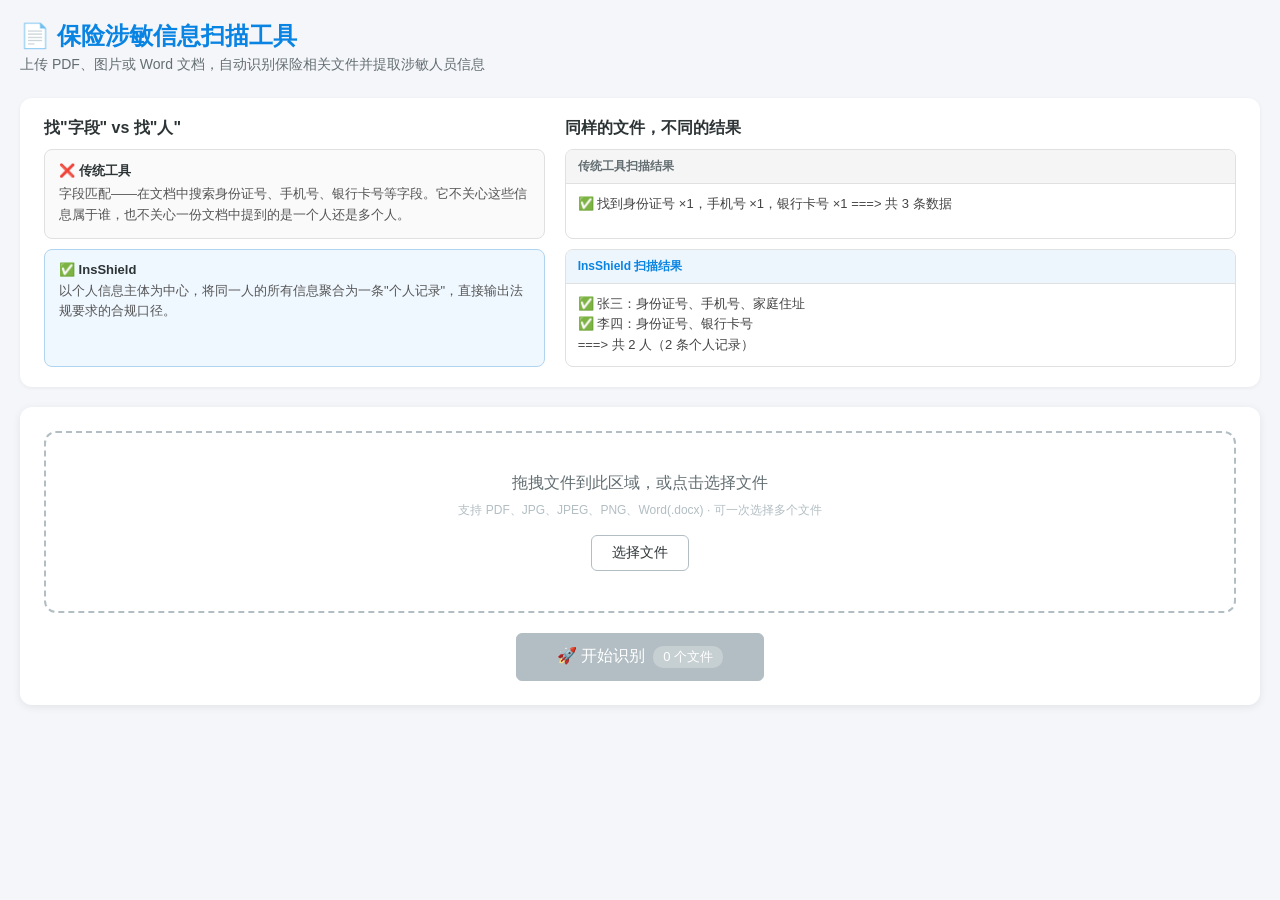
<file: static/index.html>
<!DOCTYPE html>
<html lang="zh-CN">
<head>
<meta charset="UTF-8">
<meta name="viewport" content="width=device-width, initial-scale=1.0">
<title>保险涉敏信息扫描工具</title>
<link rel="stylesheet" href="/static/style.css">
</head>
<body>
<div class="container">
  <header>
    <h1>📄 保险涉敏信息扫描工具</h1>
    <p class="subtitle">上传 PDF、图片或 Word 文档，自动识别保险相关文件并提取涉敏人员信息</p>
  </header>

  <!-- 核心理念：左右对齐 -->
  <section class="concept-section">
    <!-- 标题行 -->
    <div class="c-row">
      <h2 class="c-h2">找"字段" vs 找"人"</h2>
      <h2 class="c-h2">同样的文件，不同的结果</h2>
    </div>
    <!-- 第一行：传统 -->
    <div class="c-row">
      <div class="diff-item diff-old">
        <div class="diff-label">❌ 传统工具</div>
        <div class="diff-desc">字段匹配——在文档中搜索身份证号、手机号、银行卡号等字段。它不关心这些信息属于谁，也不关心一份文档中提到的是一个人还是多个人。</div>
      </div>
      <div class="compare-card compare-card-old">
        <div class="compare-card-title">传统工具扫描结果</div>
        <div class="compare-card-body">✅ 找到身份证号 ×1，手机号 ×1，银行卡号 ×1  ===> 共 3 条数据</div>
      </div>
    </div>
    <!-- 第二行：InsShield -->
    <div class="c-row">
      <div class="diff-item diff-new">
        <div class="diff-label">✅ InsShield</div>
        <div class="diff-desc">以个人信息主体为中心，将同一人的所有信息聚合为一条"个人记录"，直接输出法规要求的合规口径。</div>
      </div>
      <div class="compare-card compare-card-new">
        <div class="compare-card-title">InsShield 扫描结果</div>
        <div class="compare-card-body">
          ✅ 张三：身份证号、手机号、家庭住址<br>
          ✅ 李四：身份证号、银行卡号<br>
          ===> 共 2 人（2 条个人记录）
        </div>
      </div>
    </div>
  </section>

  <!-- 上传区域 -->
  <section class="upload-section">
    <div class="drop-zone" id="dropZone">
      <p class="drop-text">拖拽文件到此区域，或点击选择文件</p>
      <p class="drop-hint">支持 PDF、JPG、JPEG、PNG、Word(.docx) · 可一次选择多个文件</p>
      <input type="file" id="fileInput" multiple accept=".pdf,.jpg,.jpeg,.png,.docx" hidden>
      <button class="btn" id="selectBtn">选择文件</button>
    </div>
    <div id="fileList" class="file-list"></div>
    <div class="upload-actions">
      <button class="btn btn-primary btn-upload" id="uploadBtn" disabled>🚀 开始识别 <span class="btn-badge" id="fileCountBadge">0 个文件</span></button>
    </div>
  </section>

  <!-- 进度指示 -->
  <section id="progressSection" class="progress-section" hidden>
    <div class="progress-bar">
      <div class="progress-fill" id="progressFill"></div>
    </div>
    <p id="progressText" class="progress-text">正在识别...</p>
  </section>

  <!-- 统计概览 -->
  <section id="statsSection" class="stats-section" hidden>
    <div class="stats-row">
      <!-- 全局统计 -->
      <div class="stats-card">
        <span class="stats-number" id="totalFiles">0</span>
        <span class="stats-label">总文件数</span>
      </div>
      <div class="stats-card stats-card-sensitive">
        <span class="stats-number" id="sensitiveFiles">0</span>
        <span class="stats-label">涉敏文件数</span>
      </div>
      <div class="stats-card stats-card-primary">
        <span class="stats-number" id="globalPersons">0</span>
        <span class="stats-label">涉敏人数（去重）</span>
      </div>
      <div class="stats-card stats-card-anomaly">
        <span class="stats-number" id="anomalyFiles">0</span>
        <span class="stats-label">异常文件</span>
      </div>
    </div>
    <div class="stats-group-header">
      <span class="stats-group-line"></span>
      <span class="stats-group-text">按险种细分</span>
      <span class="stats-group-line"></span>
    </div>
    <div class="stats-row">
      <div class="stats-card stats-card-life">
        <span class="stats-number" id="lifeStats">0</span>
        <div class="stats-meta">
          <span class="stats-label" id="lifeStatsLabel">人身险涉敏文件</span>
          <span class="stats-hint" id="lifePersonsHint">0 涉敏人数</span>
        </div>
      </div>
      <div class="stats-card stats-card-property">
        <span class="stats-number" id="propertyStats">0</span>
        <div class="stats-meta">
          <span class="stats-label" id="propertyStatsLabel">财产险涉敏文件</span>
          <span class="stats-hint" id="propertyPersonsHint">0 涉敏人数</span>
        </div>
      </div>
    </div>
  </section>

  <!-- 结果表格 -->
  <section id="resultSection" class="result-section" hidden>
    <div class="result-toolbar">
      <h2>识别结果</h2>
      <div class="toolbar-buttons">
        <button class="btn" id="exportExcelBtn">导出 Excel</button>
        <button class="btn" id="exportJsonBtn">导出 JSON</button>
        <button class="btn" id="clearBtn">清空</button>
      </div>
    </div>

    <div class="table-wrapper">
      <table id="resultTable">
        <thead>
          <tr>
            <th>文件名</th>
            <th>文档类型</th>
            <th>险种类别</th>
            <th>险种大类</th>
            <th>保险公司</th>
            <th>异常标记</th>
            <th>涉敏人数</th>
            <th>涉敏人员</th>
            <th>详情</th>
          </tr>
        </thead>
        <tbody id="resultBody"></tbody>
      </table>
    </div>
  </section>
</div>

<!-- 详情抽屉 -->
<div id="detailModal" class="drawer-overlay">
  <div class="drawer-panel">
    <div class="drawer-header">
      <span id="modalTitle">文件详情</span>
      <button class="drawer-close" id="modalCloseBtn">&times;</button>
    </div>
    <div class="drawer-body" id="modalBody"></div>
  </div>
</div>

<script src="/static/script.js"></script>
</body>
</html>
</file>
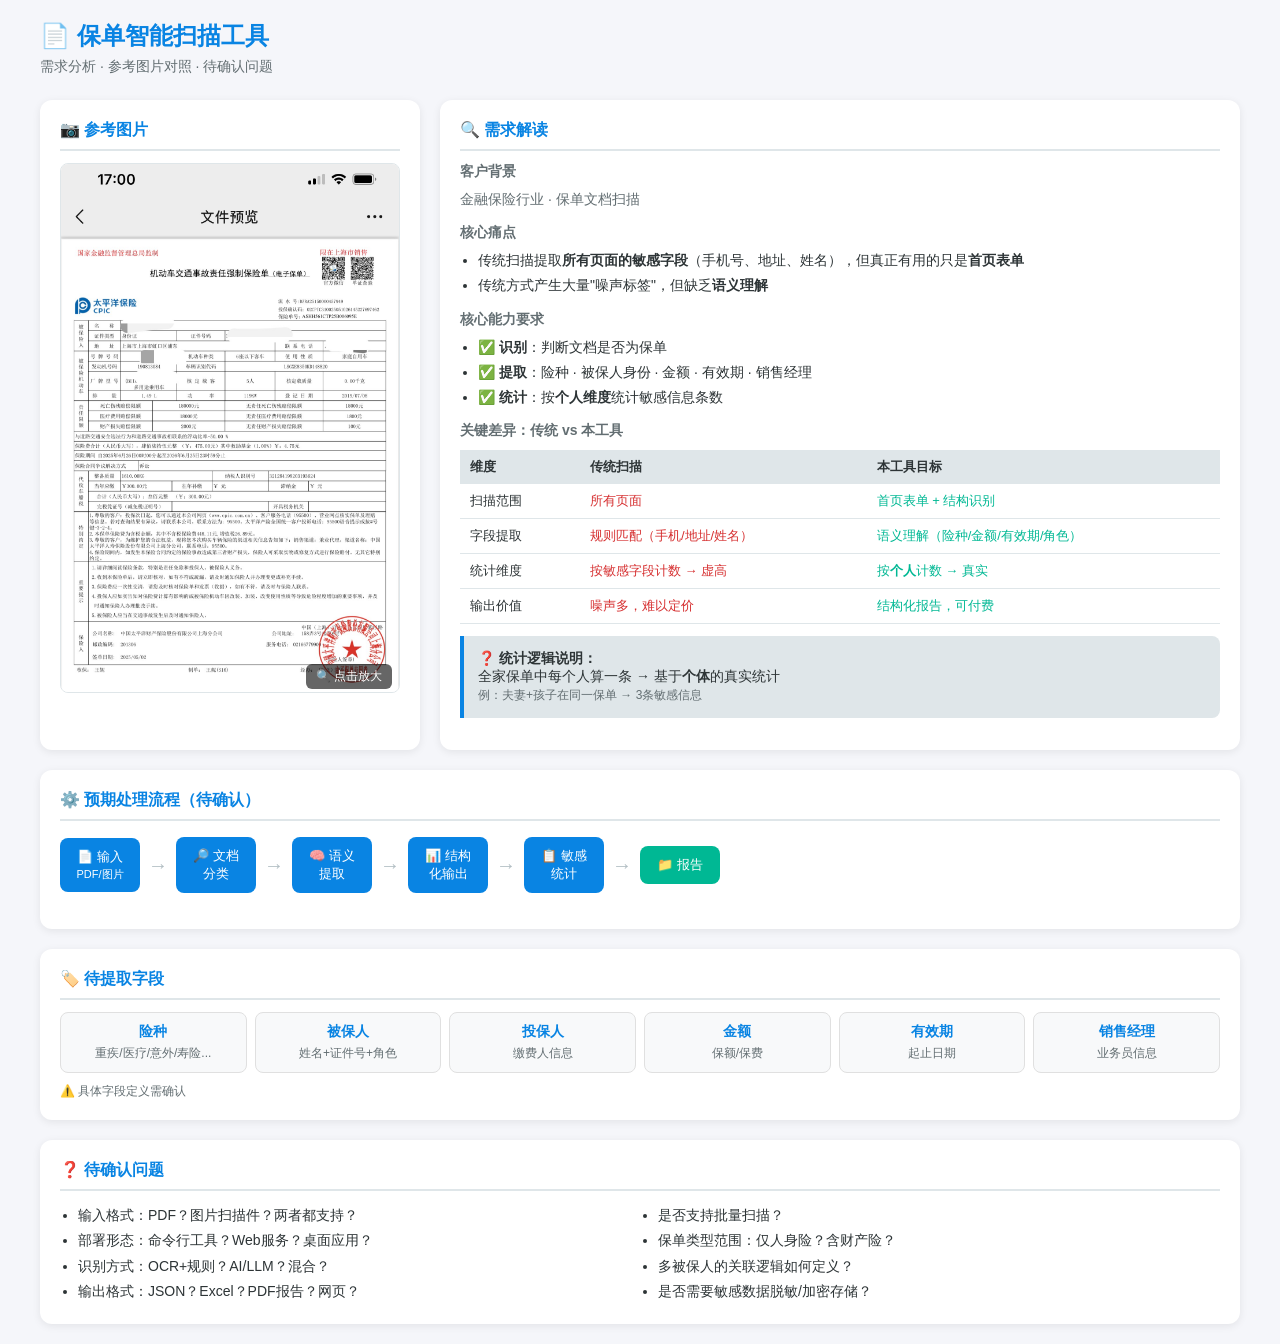
<file: 需求/analysis.html>
<!DOCTYPE html>
<html lang="zh-CN">
<head>
<meta charset="UTF-8">
<meta name="viewport" content="width=device-width, initial-scale=1.0">
<title>保单智能扫描工具 - 需求分析</title>
<style>
  * { margin: 0; padding: 0; box-sizing: border-box; }
  body { font-family: -apple-system, 'Segoe UI', 'PingFang SC', 'Microsoft YaHei', sans-serif; background: #f5f6fa; color: #2d3436; padding: 20px; }
  .container { max-width: 1200px; margin: 0 auto; }
  h1 { font-size: 24px; margin-bottom: 6px; color: #0984e3; }
  .subtitle { color: #636e72; font-size: 14px; margin-bottom: 24px; }
  .row { display: flex; gap: 20px; flex-wrap: wrap; }
  .card { background: white; border-radius: 12px; padding: 20px; box-shadow: 0 2px 8px rgba(0,0,0,0.08); flex: 1; min-width: 300px; }
  .card h2 { font-size: 16px; margin-bottom: 12px; padding-bottom: 8px; border-bottom: 2px solid #dfe6e9; color: #0984e3; }
  .card h3 { font-size: 14px; margin: 12px 0 6px; color: #636e72; }
  .tag { display: inline-block; background: #dfe6e9; padding: 2px 10px; border-radius: 12px; font-size: 12px; color: #636e72; margin: 2px; }
  .tag.blue { background: #74b9ff; color: white; }
  .tag.green { background: #55efc4; color: #2d3436; }
  .tag.red { background: #ff7675; color: white; }
  .tag.orange { background: #fdcb6e; color: #2d3436; }
  ul { padding-left: 18px; font-size: 14px; line-height: 1.8; }
  .highlight { background: #ffeaa7; padding: 0 4px; }
  .flow { display: flex; align-items: center; gap: 8px; flex-wrap: wrap; margin: 16px 0; }
  .flow-step { background: #0984e3; color: white; padding: 10px 16px; border-radius: 8px; font-size: 13px; text-align: center; min-width: 80px; }
  .flow-arrow { color: #b2bec3; font-size: 20px; }
  .ref-img { width: 100%; border-radius: 8px; border: 1px solid #dfe6e9; cursor: pointer; }
  .img-container { position: relative; }
  .img-container .zoom-hint { position: absolute; bottom: 8px; right: 8px; background: rgba(0,0,0,0.6); color: white; padding: 4px 10px; border-radius: 6px; font-size: 12px; }
  .diff-table { width: 100%; border-collapse: collapse; font-size: 13px; margin: 10px 0; }
  .diff-table th { background: #dfe6e9; padding: 8px 10px; text-align: left; }
  .diff-table td { padding: 8px 10px; border-bottom: 1px solid #dfe6e9; }
  .diff-table .bad { color: #d63031; }
  .diff-table .good { color: #00b894; }
  .question-box { background: #dfe6e9; border-left: 4px solid #0984e3; padding: 14px; border-radius: 0 8px 8px 0; margin: 12px 0; font-size: 14px; }
  .stats-grid { display: grid; grid-template-columns: repeat(auto-fit, minmax(140px, 1fr)); gap: 10px; margin: 10px 0; }
  .stat-item { text-align: center; padding: 14px; background: #f8f9fa; border-radius: 8px; }
  .stat-item .num { font-size: 28px; font-weight: bold; color: #0984e3; }
  .stat-item .label { font-size: 12px; color: #636e72; margin-top: 4px; }
  .fields-grid { display: grid; grid-template-columns: repeat(auto-fill, minmax(180px, 1fr)); gap: 8px; margin: 10px 0; }
  .field-card { background: #f8f9fa; border: 1px solid #e0e0e0; border-radius: 8px; padding: 10px; text-align: center; }
  .field-card .field-name { font-weight: bold; font-size: 14px; color: #0984e3; }
  .field-card .field-desc { font-size: 12px; color: #636e72; margin-top: 4px; }
  .dimmed { opacity: 0.5; }
</style>
</head>
<body>
<div class="container">
  <h1>📄 保单智能扫描工具</h1>
  <div class="subtitle">需求分析 · 参考图片对照 · 待确认问题</div>

  <div class="row">
    <!-- 左侧：参考图片 -->
    <div class="card" style="flex: 0 0 380px;">
      <h2>📷 参考图片</h2>
      <div class="img-container">
        <img src="参考.png" class="ref-img" alt="参考图片">
        <div class="zoom-hint">🔍 点击放大</div>
      </div>
    </div>

    <!-- 右侧：需求解读 -->
    <div class="card" style="flex: 1;">
      <h2>🔍 需求解读</h2>

      <h3>客户背景</h3>
      <p style="font-size:14px;line-height:1.8;color:#636e72;">金融保险行业 · 保单文档扫描</p>

      <h3>核心痛点</h3>
      <ul>
        <li>传统扫描提取<strong>所有页面的敏感字段</strong>（手机号、地址、姓名），但真正有用的只是<strong>首页表单</strong></li>
        <li>传统方式产生大量"噪声标签"，但缺乏<strong>语义理解</strong></li>
      </ul>

      <h3>核心能力要求</h3>
      <ul>
        <li>✅ <strong>识别</strong>：判断文档是否为保单</li>
        <li>✅ <strong>提取</strong>：险种 · 被保人身份 · 金额 · 有效期 · 销售经理</li>
        <li>✅ <strong>统计</strong>：按<strong>个人维度</strong>统计敏感信息条数</li>
      </ul>

      <h3>关键差异：传统 vs 本工具</h3>
      <table class="diff-table">
        <tr><th style="width:120px;">维度</th><th>传统扫描</th><th>本工具目标</th></tr>
        <tr>
          <td>扫描范围</td>
          <td class="bad">所有页面</td>
          <td class="good">首页表单 + 结构识别</td>
        </tr>
        <tr>
          <td>字段提取</td>
          <td class="bad">规则匹配（手机/地址/姓名）</td>
          <td class="good">语义理解（险种/金额/有效期/角色）</td>
        </tr>
        <tr>
          <td>统计维度</td>
          <td class="bad">按敏感字段计数 → 虚高</td>
          <td class="good">按<strong>个人</strong>计数 → 真实</td>
        </tr>
        <tr>
          <td>输出价值</td>
          <td class="bad">噪声多，难以定价</td>
          <td class="good">结构化报告，可付费</td>
        </tr>
      </table>

      <div class="question-box">
        <strong>❓ 统计逻辑说明：</strong><br>
        全家保单中每个人算一条 → 基于<strong>个体</strong>的真实统计<br>
        <span style="font-size:12px;color:#636e72;">例：夫妻+孩子在同一保单 → 3条敏感信息</span>
      </div>
    </div>
  </div>

  <!-- 处理流程 -->
  <div class="card" style="margin-top:20px;">
    <h2>⚙️ 预期处理流程（待确认）</h2>
    <div class="flow">
      <div class="flow-step">📄 输入<br><span style="font-size:11px;">PDF/图片</span></div>
      <div class="flow-arrow">→</div>
      <div class="flow-step">🔎 文档<br>分类</div>
      <div class="flow-arrow">→</div>
      <div class="flow-step">🧠 语义<br>提取</div>
      <div class="flow-arrow">→</div>
      <div class="flow-step">📊 结构<br>化输出</div>
      <div class="flow-arrow">→</div>
      <div class="flow-step">📋 敏感<br>统计</div>
      <div class="flow-arrow">→</div>
      <div class="flow-step" style="background:#00b894;">📁 报告</div>
    </div>
  </div>

  <!-- 待提取字段 -->
  <div class="card" style="margin-top:20px;">
    <h2>🏷️ 待提取字段</h2>
    <div class="fields-grid">
      <div class="field-card"><div class="field-name">险种</div><div class="field-desc">重疾/医疗/意外/寿险...</div></div>
      <div class="field-card"><div class="field-name">被保人</div><div class="field-desc">姓名+证件号+角色</div></div>
      <div class="field-card"><div class="field-name">投保人</div><div class="field-desc">缴费人信息</div></div>
      <div class="field-card"><div class="field-name">金额</div><div class="field-desc">保额/保费</div></div>
      <div class="field-card"><div class="field-name">有效期</div><div class="field-desc">起止日期</div></div>
      <div class="field-card"><div class="field-name">销售经理</div><div class="field-desc">业务员信息</div></div>
    </div>
    <div style="font-size:12px;color:#636e72;margin-top:8px;">⚠️ 具体字段定义需确认</div>
  </div>

  <!-- 关键问题 -->
  <div class="card" style="margin-top:20px;">
    <h2>❓ 待确认问题</h2>
    <div class="row" style="gap:0;">
      <div style="flex:1;">
        <ul>
          <li>输入格式：PDF？图片扫描件？两者都支持？</li>
          <li>部署形态：命令行工具？Web服务？桌面应用？</li>
          <li>识别方式：OCR+规则？AI/LLM？混合？</li>
          <li>输出格式：JSON？Excel？PDF报告？网页？</li>
        </ul>
      </div>
      <div style="flex:1;">
        <ul>
          <li>是否支持批量扫描？</li>
          <li>保单类型范围：仅人身险？含财产险？</li>
          <li>多被保人的关联逻辑如何定义？</li>
          <li>是否需要敏感数据脱敏/加密存储？</li>
        </ul>
      </div>
    </div>
  </div>
</div>
</body>
</html>
</file>
<file: static/style.css>
* { margin: 0; padding: 0; box-sizing: border-box; }
body {
  font-family: -apple-system, 'Segoe UI', 'PingFang SC', 'Microsoft YaHei', sans-serif;
  background: #f5f6fa; color: #2d3436; padding: 20px;
}
.container { max-width: 1400px; margin: 0 auto; }

header { margin-bottom: 24px; }
header h1 { font-size: 24px; color: #0984e3; }
.subtitle { color: #636e72; font-size: 14px; margin-top: 4px; }

/* 核心理念：左右对齐网格 */
.concept-section {
  background: #fff;
  border-radius: 12px;
  padding: 20px 24px;
  box-shadow: 0 1px 4px rgba(0,0,0,0.06);
  margin-bottom: 20px;
}
.c-row {
  display: grid;
  grid-template-columns: 42% 1fr;
  gap: 20px;
}
.c-row + .c-row {
  margin-top: 10px;
}
.c-h2 {
  font-size: 16px; color: #2d3436;
  margin: 0;
}

/* 概念差异项 */
.diff-item {
  border-radius: 8px; padding: 12px 14px;
  border: 1px solid #e0e0e0;
}
.diff-old {
  background: #fafafa;
}
.diff-new {
  background: #f0f8ff;
  border-color: #b0d4f0;
}
.diff-label {
  font-size: 13px; font-weight: 600;
  margin-bottom: 4px;
}
.diff-desc {
  font-size: 13px; color: #555;
  line-height: 1.6;
}

/* 实际对比卡片 */
.compare-card {
  border: 1px solid #e0e0e0;
  border-radius: 8px;
  overflow: hidden;
}
.compare-card-title {
  font-size: 12px; font-weight: 600;
  padding: 8px 12px;
  background: #f5f5f5;
  border-bottom: 1px solid #e0e0e0;
}
.compare-card-body {
  padding: 10px 12px;
  font-size: 13px; color: #444;
  line-height: 1.6;
}
.compare-card-old .compare-card-title { color: #636e72; }
.compare-card-new .compare-card-title { color: #0984e3; background: #eef6fd; }

/* 上传区域 */
.upload-section { background: white; border-radius: 12px; padding: 24px; box-shadow: 0 2px 8px rgba(0,0,0,0.08); margin-bottom: 20px; }
.drop-zone {
  border: 2px dashed #b2bec3; border-radius: 12px; padding: 40px 20px;
  text-align: center; cursor: pointer; transition: all 0.3s;
}
.drop-zone:hover, .drop-zone.dragover { border-color: #0984e3; background: #dfe6e9; }
.drop-text { font-size: 16px; color: #636e72; margin-bottom: 8px; }
.drop-hint { font-size: 12px; color: #b2bec3; margin-bottom: 16px; }
.file-list { margin-top: 12px; font-size: 13px; color: #636e72; }
.file-list .file-item { padding: 4px 0; }
.file-size { color: #b2bec3; font-size: 12px; }

.btn {
  display: inline-block; padding: 8px 20px; border-radius: 6px;
  border: 1px solid #b2bec3; background: white; cursor: pointer;
  font-size: 14px; color: #2d3436; transition: all 0.2s;
}
.btn:hover { background: #dfe6e9; }
.btn-primary { background: #0984e3; color: white; border-color: #0984e3; }
.btn-primary:hover { background: #0770c4; }
.btn-primary:disabled { background: #b2bec3; border-color: #b2bec3; cursor: not-allowed; }

/* 按钮操作区 */
.upload-actions {
  display: flex; justify-content: center;
  margin-top: 20px;
}
.btn-upload {
  font-size: 16px; padding: 12px 40px; min-width: 220px;
  display: flex; align-items: center; justify-content: center; gap: 8px;
}
.btn-badge {
  display: inline-block;
  padding: 2px 10px;
  background: rgba(255,255,255,0.25);
  border-radius: 10px;
  font-size: 13px;
}

/* 进度 */
.progress-section { background: white; border-radius: 12px; padding: 20px; box-shadow: 0 2px 8px rgba(0,0,0,0.08); margin-bottom: 20px; }
.progress-bar { height: 8px; background: #dfe6e9; border-radius: 4px; overflow: hidden; }
.progress-fill { height: 100%; background: #0984e3; border-radius: 4px; transition: width 0.3s; }
.progress-text { font-size: 13px; color: #636e72; margin-top: 8px; text-align: center; }

/* 统计 */
.stats-section { margin-bottom: 16px; }
.stats-row { display: flex; gap: 12px; flex-wrap: wrap; }
.stats-card {
  flex: 1; min-width: 140px;
  background: white; border-radius: 10px; padding: 16px 12px; text-align: center;
  box-shadow: 0 1px 4px rgba(0,0,0,0.06);
}
.stats-card-primary .stats-number { color: #0984e3; }
.stats-card-sensitive .stats-number { color: #e17055; }
.stats-card-life .stats-number { color: #00b894; }
.stats-card-property .stats-number { color: #6c5ce7; }
.stats-card-anomaly .stats-number { color: #d63031; }
.stats-number { font-size: 28px; font-weight: bold; color: #636e72; display: block; line-height: 1.2; }
.stats-label { font-size: 12px; color: #636e72; margin-top: 2px; }
.stats-meta { margin-top: 2px; }
.stats-hint { display: block; font-size: 11px; color: #b2bec3; margin-top: 1px; }

/* 按险种细分分组分隔线 */
.stats-group-header {
  display: flex; align-items: center; gap: 12px;
  margin: 16px 0 10px 0;
}
.stats-group-line { flex: 1; height: 1px; background: #dfe6e9; }
.stats-group-text { font-size: 12px; color: #b2bec3; white-space: nowrap; letter-spacing: 0.5px; }

/* 结果表格 */
.result-section { background: white; border-radius: 12px; padding: 20px; box-shadow: 0 2px 8px rgba(0,0,0,0.08); margin-bottom: 20px; }
.result-toolbar { display: flex; justify-content: space-between; align-items: center; margin-bottom: 16px; flex-wrap: wrap; gap: 8px; }
.result-toolbar h2 { font-size: 16px; }
.toolbar-buttons { display: flex; gap: 8px; }
.table-wrapper { overflow-x: auto; }
table { width: 100%; border-collapse: collapse; font-size: 13px; white-space: nowrap; }
th { background: #dfe6e9; padding: 10px 8px; text-align: left; font-weight: 600; position: sticky; top: 0; }
td { padding: 8px; border-bottom: 1px solid #dfe6e9; }
tr:hover td { background: #f8f9fa; }
.status-ok { color: #00b894; }
.status-no_pii { color: #fdcb6e; }
.status-not_insurance { color: #636e72; }
.status-error { color: #d63031; }

/* 异常标记 */
.anomaly-badge {
  display: inline-block;
  padding: 2px 8px;
  background: #ffeaa7;
  color: #d63031;
  border-radius: 4px;
  font-size: 11px;
  font-weight: 600;
}
tr.row-anomaly td { background: #fff5f5; }
tr.row-anomaly:hover td { background: #ffe0e0; }
.anomaly-warning {
  color: #d63031;
  background: #fff5f5;
  padding: 4px 8px;
  border-radius: 4px;
  margin: 4px 0;
}

/* 详情按钮 */
.btn-detail { font-size: 12px; padding: 4px 12px; border-radius: 4px; border: 1px solid #0984e3; background: white; color: #0984e3; cursor: pointer; transition: all 0.2s; }
.btn-detail:hover { background: #0984e3; color: white; }

/* 结果显示后的紧凑布局 */
.has-results .upload-section {
  padding: 12px 20px; margin-bottom: 12px;
}
.has-results .drop-zone {
  padding: 12px 20px;
}
.has-results .drop-text { font-size: 14px; margin-bottom: 4px; }
.has-results .drop-hint { margin-bottom: 8px; }
.has-results .upload-actions { margin-top: 10px; }
.has-results .btn-upload { font-size: 14px; padding: 8px 28px; min-width: 160px; }
.has-results .file-list { margin-top: 6px; }
.has-results .stats-card { padding: 10px 8px; }
.has-results .stats-number { font-size: 22px; }
.has-results .stats-group-header { margin: 10px 0 6px 0; }
.has-results .result-section { padding: 12px 16px; margin-bottom: 0; }
.has-results .result-toolbar { margin-bottom: 8px; }
.has-results .result-toolbar h2 { font-size: 14px; }
.has-results .table-wrapper { max-height: calc(100vh - 520px); overflow-y: auto; }

/* 右侧抽屉 */
.drawer-overlay {
  position: fixed; top: 0; left: 0; right: 0; bottom: 0;
  background: rgba(0,0,0,0.5); z-index: 1000;
  opacity: 0; pointer-events: none;
  transition: opacity 0.3s ease;
}
.drawer-overlay.open {
  opacity: 1; pointer-events: auto;
}
.drawer-panel {
  position: fixed; top: 0; right: 0; bottom: 0;
  width: 560px; max-width: 90vw;
  background: white; z-index: 1001;
  box-shadow: -4px 0 24px rgba(0,0,0,0.15);
  transform: translateX(100%);
  transition: transform 0.3s ease;
  display: flex; flex-direction: column;
}
.drawer-overlay.open .drawer-panel {
  transform: translateX(0);
}
.drawer-header {
  display: flex; justify-content: space-between; align-items: center;
  padding: 16px 20px; border-bottom: 1px solid #dfe6e9; flex-shrink: 0;
}
.drawer-header span { font-size: 16px; font-weight: 600; }
.drawer-close {
  background: none; border: none; font-size: 24px; cursor: pointer;
  color: #636e72; line-height: 1;
}
.drawer-close:hover { color: #2d3436; }
.drawer-body { padding: 16px 20px; overflow-y: auto; flex: 1; }

/* 详情抽屉内容 */
.detail-summary {
  font-size: 13px;
  color: #636e72;
  padding: 8px 0;
  line-height: 1.8;
}
.detail-summary p { margin: 4px 0; }
.detail-summary strong { color: #2d3436; }

.persons-list { margin: 16px 0; }
.person-card {
  background: #f8f9fa;
  border: 1px solid #dfe6e9;
  border-radius: 8px;
  padding: 12px 16px;
  margin-bottom: 12px;
}
.person-header {
  display: flex;
  align-items: center;
  gap: 8px;
  margin-bottom: 8px;
}
.person-header strong { font-size: 15px; color: #2d3436; }
.role-badge {
  display: inline-block;
  padding: 2px 8px;
  background: #0984e3;
  color: white;
  border-radius: 4px;
  font-size: 11px;
}
.pii-list {
  list-style: none;
  padding: 0;
  margin: 0;
}
.pii-list li {
  padding: 4px 0;
  font-size: 13px;
  color: #2d3436;
  border-bottom: 1px dashed #dfe6e9;
}
.pii-list li:last-child { border-bottom: none; }
.pii-label {
  color: #636e72;
  font-size: 12px;
  margin-right: 4px;
}
.no-pii {
  color: #b2bec3;
  font-size: 12px;
  font-style: italic;
  margin: 0;
}
.no-persons {
  color: #b2bec3;
  font-size: 13px;
  text-align: center;
  padding: 20px 0;
}

/* 识别原文折叠区 */
.raw-text-section {
  margin-top: 16px;
}
.raw-text-section summary {
  cursor: pointer;
  font-size: 13px;
  color: #0984e3;
  font-weight: 500;
  padding: 8px 0;
  user-select: none;
}
.raw-text-section summary:hover { text-decoration: underline; }
.ocr-raw-text {
  background: #fafafa;
  border: 1px solid #dfe6e9;
  border-radius: 8px;
  padding: 16px;
  font-family: 'Courier New', 'Consolas', monospace;
  font-size: 13px;
  line-height: 1.8;
  white-space: pre-wrap;
  word-wrap: break-word;
  max-height: 400px;
  overflow-y: auto;
  margin-top: 8px;
}
</file>
